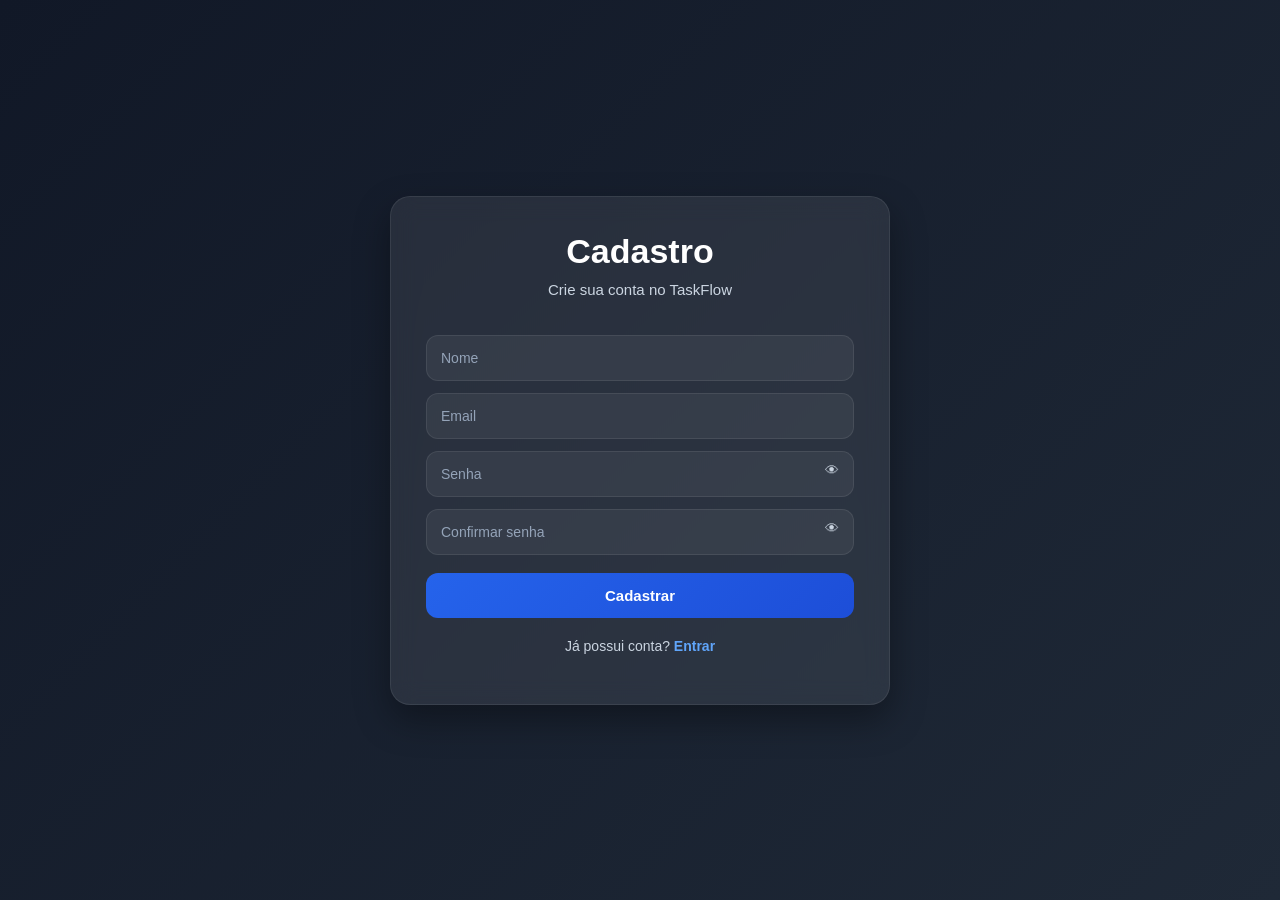
<file: 27-5/Front-End/html/cadastro.html>
<!DOCTYPE html>
<html lang="pt-BR">

<head>

    <meta charset="UTF-8">

    <meta name="viewport"
          content="width=device-width, initial-scale=1.0">

    <title>Cadastro - TaskFlow</title>

    <link rel="stylesheet" href="../style.css">

</head>

<body>

<div class="container">

    <h2>Cadastro</h2>

    <p class="subtitle">
        Crie sua conta no TaskFlow
    </p>

    <input type="text"
           id="name"
           placeholder="Nome">

    <input type="email"
           id="email"
           placeholder="Email">

    <div class="password-box">

        <input type="password"
               id="password"
               placeholder="Senha">

        <span onclick="togglePassword('password')"
              class="eye">
            👁
        </span>

    </div>

    <div class="password-box">

        <input type="password"
               id="confirmPassword"
               placeholder="Confirmar senha">

        <span onclick="togglePassword('confirmPassword')"
              class="eye">
            👁
        </span>

    </div>

    <button onclick="register()">
        Cadastrar
    </button>

    <p class="login-link">

        Já possui conta?

        <a href="login.html">
            Entrar
        </a>

    </p>

    <p id="msg"></p>

</div>

<script src="../js/cadastro.js"></script>

</body>
</html>
</file>
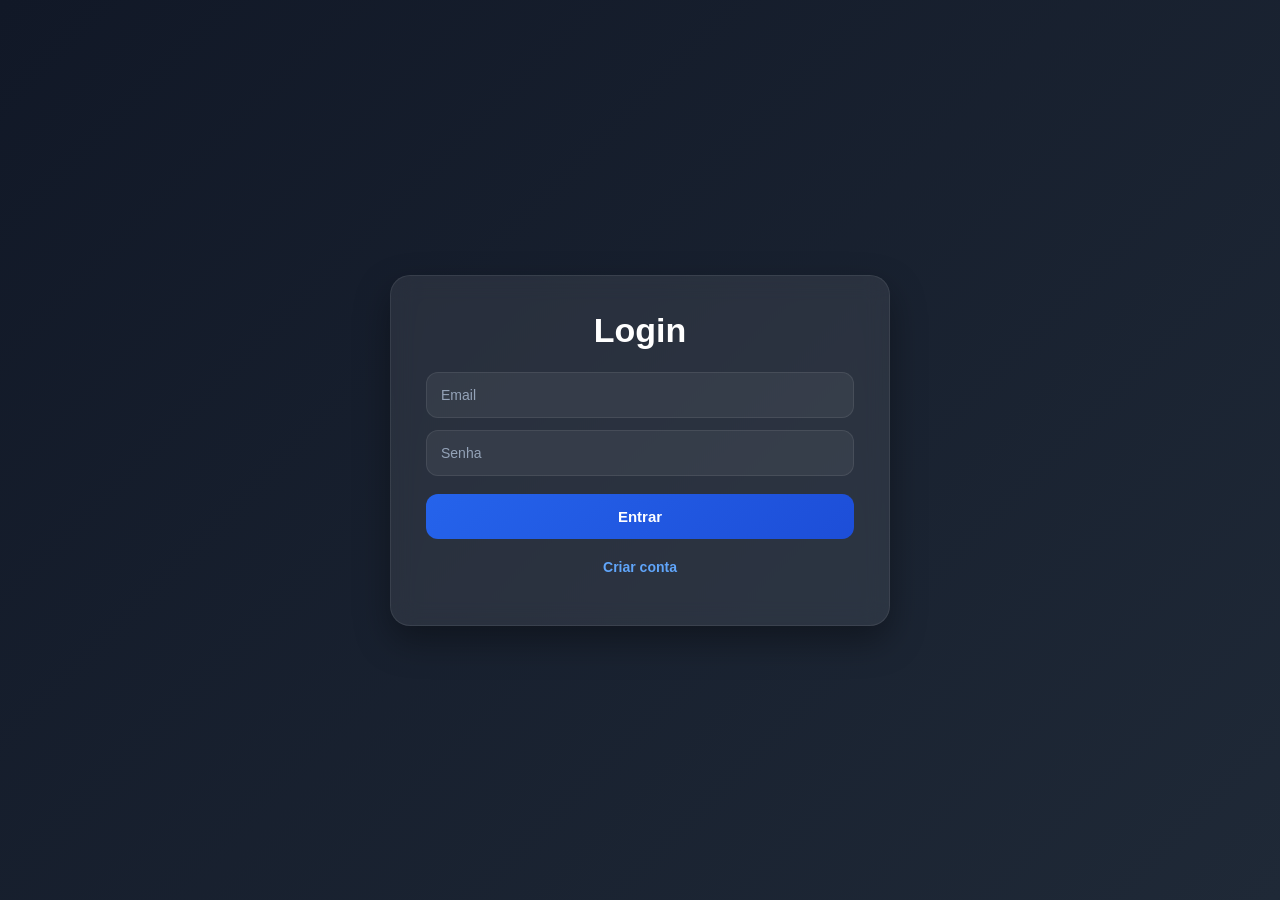
<file: 27-5/Front-End/html/login.html>
<!DOCTYPE html>
<html>
<head>
    <title>Login</title>

    <link rel="stylesheet" href="../style.css">
</head>

<body>

<div class="container">

    <h2>Login</h2>

    <input type="email" id="email" placeholder="Email">

    <input type="password" id="password" placeholder="Senha">

    <button onclick="login()">
        Entrar
    </button>

    <p class="login-link">
        <a href="cadastro.html">
            Criar conta
        </a>
    </p>

    <p id="msg"></p>

</div>

<script src="../js/login.js"></script>

</body>
</html>
</file>
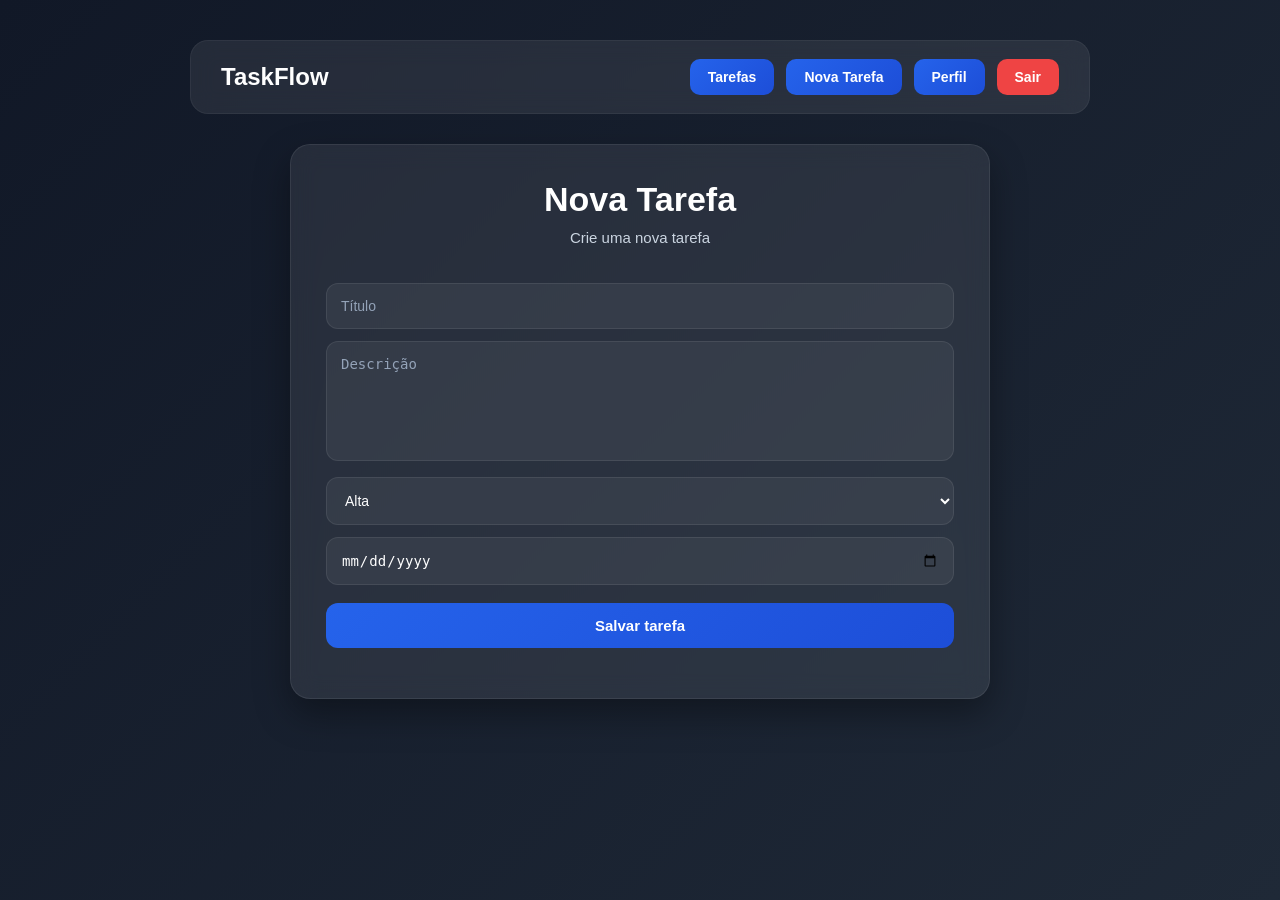
<file: 27-5/Front-End/html/nova.html>
<!DOCTYPE html>
<html lang="pt-BR">
<head>
    <meta charset="UTF-8">

    <meta name="viewport"
          content="width=device-width, initial-scale=1.0">

    <title>Nova Tarefa</title>

    <link rel="stylesheet" href="../style.css">
</head>

<body class="tasks-page">

<div class="navbar-system">
    <h2 class="logo-system">TaskFlow</h2>

    <div class="nav-links">
        <button onclick="window.location.href='tasks.html'">Tarefas</button>
        <button onclick="window.location.href='nova.html'">Nova Tarefa</button>
        <button onclick="window.location.href='perfil.html'">Perfil</button>
        <button onclick="logout()" class="logout-btn">Sair</button>
    </div>
</div>

<div class="container">

    <h2>Nova Tarefa</h2>

    <p class="subtitle">
        Crie uma nova tarefa
    </p>

    <input type="text"
           id="title"
           placeholder="Título">

    <textarea
            id="description"
            placeholder="Descrição"></textarea>

    <select id="priority">
        <option value="ALTA">Alta</option>
        <option value="MEDIA">Média</option>
        <option value="BAIXA">Baixa</option>
    </select>

    <input type="date"
           id="dueDate">

    <button onclick="createTask()">
        Salvar tarefa
    </button>

    <p id="msg"></p>

</div>

<script src="../js/nova.js"></script>

</body>
</html>
</file>
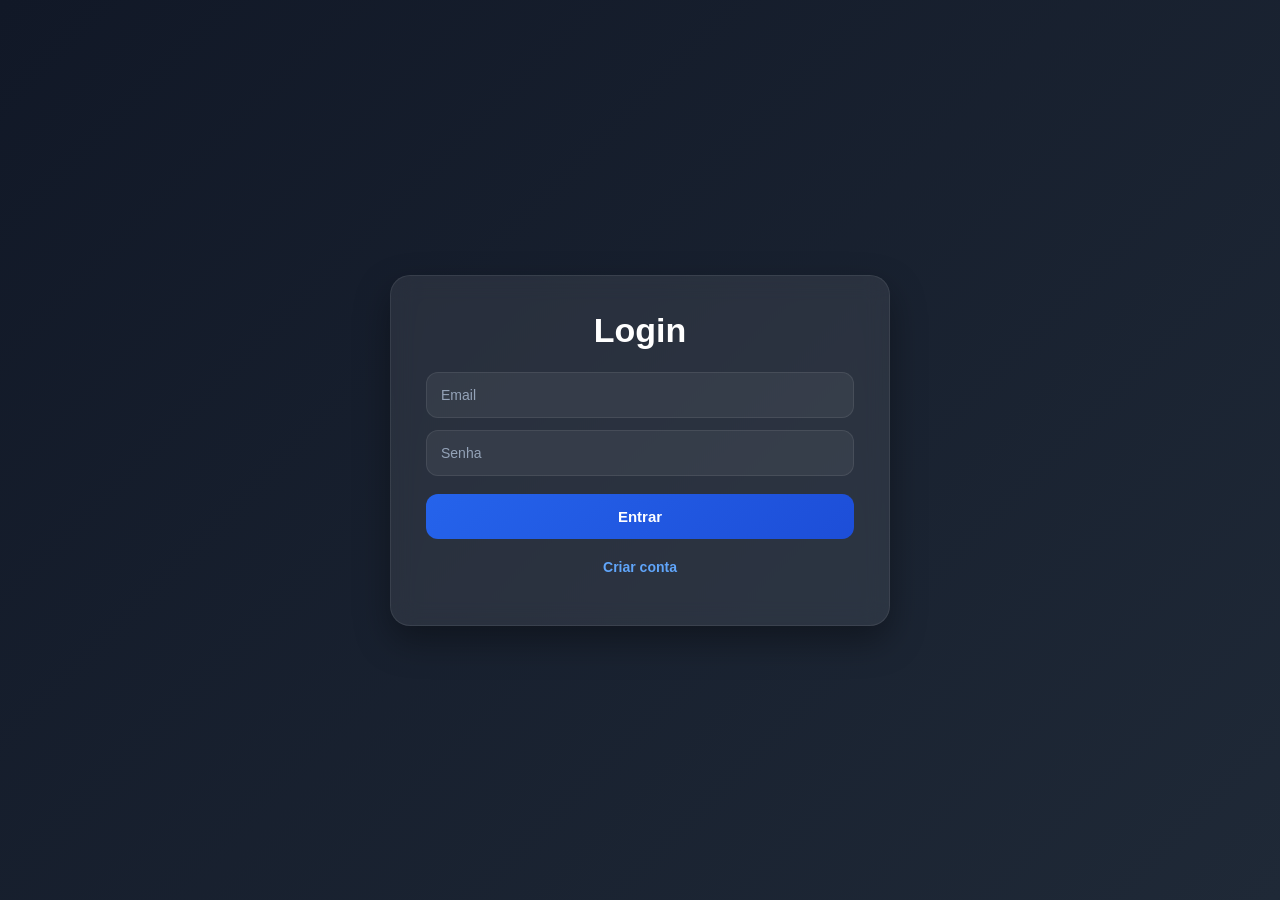
<file: 27-5/Front-End/html/tasks.html>
<!DOCTYPE html>
<html lang="pt-BR">
<head>
    <meta charset="UTF-8">
    <title>Minhas Tarefas</title>
    <link rel="stylesheet" href="../style.css">
</head>

<body class="tasks-page">

<div class="navbar-system">
    <h2 class="logo-system">TaskFlow</h2>

    <div class="nav-links">
        <button onclick="window.location.href='tasks.html'">Tarefas</button>
        <button onclick="window.location.href='nova.html'">Nova Tarefa</button>
        <button onclick="window.location.href='perfil.html'">Perfil</button>
        <button onclick="logout()" class="logout-btn">Sair</button>
    </div>
</div>

<div class="container">
    <h2>Minhas Tarefas</h2>

    <button onclick="window.location.href='nova.html'">
        + Nova Tarefa
    </button>

    <div id="tasksList"></div>

    <p id="msg"></p>
</div>

<script src="../js/tasks.js"></script>

</body>
</html>
</file>
<file: 27-5/Front-End/style.css>
* {
    margin: 0;
    padding: 0;
    box-sizing: border-box;
}

body {

    font-family: Arial, sans-serif;

    background: linear-gradient(135deg, #111827, #1f2937);

    min-height: 100vh;

    display: flex;

    justify-content: center;

    align-items: center;

    padding: 20px;

    overflow-x: hidden;
}

.tasks-page {

    display: block;

    padding: 40px;
}

.container {

    width: 100%;

    max-width: 500px;

    background: rgba(255,255,255,0.08);

    backdrop-filter: blur(12px);

    padding: 35px;

    border-radius: 20px;

    box-shadow: 0 15px 35px rgba(0,0,0,0.35);

    text-align: center;

    animation: fade 0.5s ease;

    border: 1px solid rgba(255,255,255,0.08);

    margin: 0 auto;
}

.tasks-page .container {

    max-width: 700px;
}

@keyframes fade {

    from {
        opacity: 0;
        transform: translateY(20px);
    }

    to {
        opacity: 1;
        transform: translateY(0);
    }
}

h1, h2 {

    color: white;

    margin-bottom: 10px;

    font-size: 34px;
}

.subtitle {

    color: #cbd5e1;

    margin-bottom: 25px;

    font-size: 15px;
}

p {
    color: #cbd5e1;
}

input,
textarea,
select {

    width: 100%;

    padding: 14px;

    margin-top: 12px;

    border: 1px solid rgba(255,255,255,0.08);

    border-radius: 12px;

    outline: none;

    font-size: 14px;

    transition: 0.3s;

    background: rgba(255,255,255,0.06);

    color: white;
}

textarea {
    resize: none;
    min-height: 120px;
}

input::placeholder,
textarea::placeholder {
    color: #94a3b8;
}

input:focus,
textarea:focus,
select:focus {

    border-color: #3b82f6;

    background: rgba(255,255,255,0.1);

    box-shadow: 0 0 8px rgba(59,130,246,0.4);
}

.password-box {
    position: relative;
}

.password-box input {
    padding-right: 45px;
}

.eye {

    position: absolute;

    right: 15px;

    top: 50%;

    transform: translateY(-35%);

    cursor: pointer;

    color: #cbd5e1;

    transition: 0.3s;

    font-size: 14px;
}

.eye:hover {
    color: #3b82f6;
}

button {

    width: 100%;

    padding: 14px;

    margin-top: 18px;

    border: none;

    border-radius: 12px;

    background: linear-gradient(135deg, #2563eb, #1d4ed8);

    color: white;

    font-size: 15px;

    font-weight: bold;

    cursor: pointer;

    transition: 0.3s;
}

button:hover {

    transform: translateY(-2px);

    box-shadow: 0 8px 15px rgba(37,99,235,0.35);
}

.login-link {

    margin-top: 20px;

    font-size: 14px;
}

.login-link a {

    text-decoration: none;

    color: #60a5fa;

    font-weight: bold;
}

.login-link a:hover {
    text-decoration: underline;
}

#msg {

    margin-top: 15px;

    font-size: 14px;

    font-weight: bold;

    color: white;
}

.task {

    margin-top: 15px;

    background: rgba(255,255,255,0.06);

    padding: 18px;

    border-radius: 14px;

    text-align: left;

    transition: 0.3s;

    border: 1px solid rgba(255,255,255,0.05);
}

.task:hover {

    transform: translateY(-2px);

    box-shadow: 0 8px 15px rgba(0,0,0,0.2);
}

.task h3 {

    color: white;

    margin-bottom: 8px;
}

.task p {

    margin: 5px 0;

    color: #cbd5e1;
}

.task button {

    width: auto;

    padding: 8px 14px;

    margin-top: 10px;

    margin-right: 5px;

    border-radius: 8px;

    font-size: 13px;
}

.task button:first-of-type {
    background: #10b981;
}

.task button:last-of-type {
    background: #ef4444;
}

.profile-card {

    margin-top: 18px;

    padding: 20px;

    background: rgba(255,255,255,0.06);

    border-radius: 14px;

    border-left: 5px solid #3b82f6;
}

.profile-card p {

    margin: 10px 0;

    font-size: 15px;

    color: #cbd5e1;
}

.profile-card strong {
    color: #60a5fa;
}

.home-page {

    background: #ffffff;

    color: #1f2937;

    display: block;

    padding: 0;

    overflow: auto;
}

.navbar {

    width: 100%;

    max-width: 1200px;

    margin: 0 auto;

    padding: 24px 40px;

    display: flex;

    justify-content: space-between;

    align-items: center;
}

.logo {

    font-size: 26px;

    font-weight: bold;

    color: #2563eb;
}

.navbar nav {

    display: flex;

    align-items: center;

    gap: 28px;
}

.navbar a {

    text-decoration: none;

    color: #111827;

    font-weight: 500;
}

.nav-button {

    background: #2563eb;

    color: white !important;

    padding: 12px 18px;

    border-radius: 10px;
}

.hero {

    max-width: 1200px;

    margin: 80px auto;

    padding: 0 40px;

    display: flex;

    align-items: center;

    justify-content: space-between;

    gap: 60px;
}

.hero-text {

    max-width: 520px;
}

.hero-text h1 {

    font-size: 58px;

    line-height: 1.1;

    color: #111827;

    margin-bottom: 24px;
}

.hero-text p {

    font-size: 20px;

    line-height: 1.6;

    color: #4b5563;

    margin-bottom: 30px;
}

.hero-text button {

    width: auto;

    padding: 16px 28px;

    border-radius: 12px;

    font-size: 16px;
}

.hero-card {

    width: 420px;

    background: #f9fafb;

    border: 1px solid #e5e7eb;

    border-radius: 20px;

    padding: 30px;

    box-shadow: 0 20px 40px rgba(0,0,0,0.08);
}

.hero-card h3 {

    color: #111827;

    margin-bottom: 20px;

    font-size: 26px;
}

.mini-task {

    display: flex;

    align-items: center;

    gap: 12px;

    background: white;

    padding: 14px;

    border-radius: 12px;

    margin-bottom: 12px;
}

.mini-task span {

    width: 12px;

    height: 12px;

    border: 2px solid #2563eb;

    border-radius: 50%;
}

.mini-task p {

    color: #374151;

    margin: 0;
}

.small-button {

    margin-top: 15px;

    background: #10b981;
}
.navbar-system {
    width: 100%;
    max-width: 900px;
    margin: 0 auto 30px auto;
    background: rgba(255,255,255,0.08);
    backdrop-filter: blur(12px);
    border: 1px solid rgba(255,255,255,0.05);
    padding: 18px 30px;
    border-radius: 18px;
    display: flex;
    justify-content: space-between;
    align-items: center;
}

.logo-system {
    color: white;
    font-size: 24px;
    margin: 0;
}

.nav-links {
    display: flex;
    gap: 12px;
}

.nav-links button {
    width: auto;
    padding: 10px 18px;
    margin-top: 0;
    border-radius: 10px;
    font-size: 14px;
}

.logout-btn {
    background: #ef4444 !important;
}

@media (max-width: 700px) {
    .navbar-system {
        flex-direction: column;
        gap: 15px;
    }

    .nav-links {
        flex-direction: column;
        width: 100%;
    }

    .nav-links button {
        width: 100%;
    }
}
</file>
